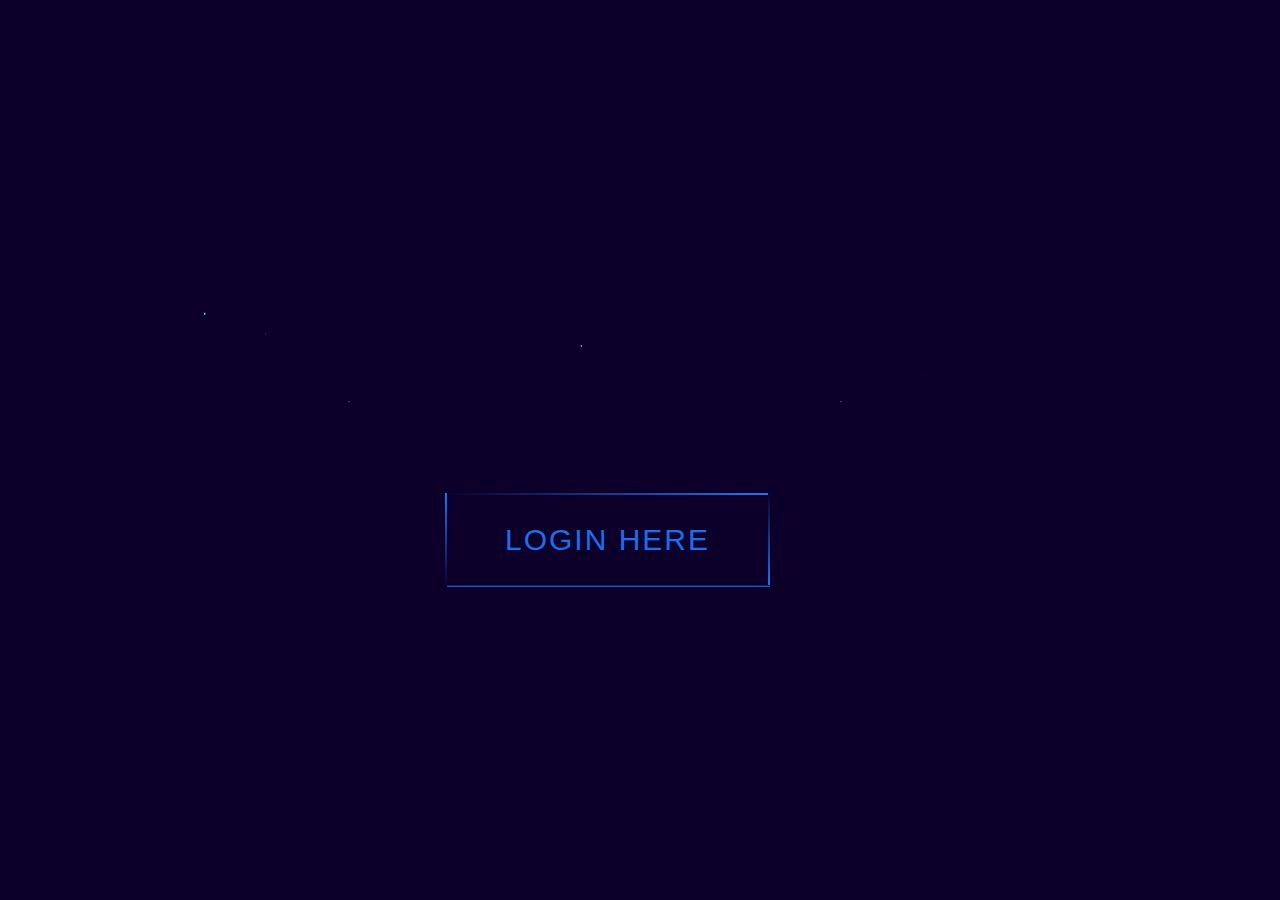
<file: index.html>
<!DOCTYPE html>
<html lang="en">
    <head>
        <meta charset="UFT-8" />
        <meta name="viewport" content="width=device-width, initial-scale=1.0">
        <meta http-equiv="X-UA-Compatible" content="ie-edge" />
        <title>InvestAdvice</title>
        <link rel="icon" href="https://cdn.iconscout.com/icon/free/png-256/coin-2068546-1743322.png" type="image/gif" sizes="16x16">
        <link rel="stylesheet" href="./title.css" />
        <link rel="stylesheet" href="./button.css" />
    </head>
    <body>

        <svg id="logo" width="898" height="114" viewBox="0 0 898 114" fill="none" xmlns="http://www.w3.org/2000/svg">
    
            <path d="M14.192 10.632V111H1.08801V10.632H14.192Z" stroke="white" stroke-width="2" mask="url(#path-1-outside-1)"/>
            <path d="M74.9735 30.648C84.5735 30.648 92.3495 33.576 98.3015 39.432C104.254 45.192 107.23 53.544 107.23 64.488V111H94.2695V66.36C94.2695 58.488 92.3015 52.488 88.3655 48.36C84.4295 44.136 79.0535 42.024 72.2375 42.024C65.3255 42.024 59.8055 44.184 55.6775 48.504C51.6455 52.824 49.6295 59.112 49.6295 67.368V111H36.5255V32.088H49.6295V43.32C52.2215 39.288 55.7255 36.168 60.1415 33.96C64.6535 31.752 69.5975 30.648 74.9735 30.648Z" stroke="white" stroke-width="2" mask="url(#path-1-outside-1)"/>
            <path d="M158.011 98.904L182.491 32.088H196.459L165.499 111H150.235L119.275 32.088H133.387L158.011 98.904Z" stroke="white" stroke-width="2" mask="url(#path-1-outside-1)"/>
            <path d="M281.354 68.52C281.354 71.016 281.21 73.656 280.922 76.44H217.85C218.33 84.216 220.97 90.312 225.77 94.728C230.666 99.048 236.57 101.208 243.482 101.208C249.146 101.208 253.85 99.912 257.594 97.32C261.434 94.632 264.122 91.08 265.658 86.664H279.77C277.658 94.248 273.434 100.44 267.098 105.24C260.762 109.944 252.89 112.296 243.482 112.296C235.994 112.296 229.274 110.616 223.322 107.256C217.466 103.896 212.858 99.144 209.498 93C206.138 86.76 204.458 79.56 204.458 71.4C204.458 63.24 206.09 56.088 209.354 49.944C212.618 43.8 217.178 39.096 223.034 35.832C228.986 32.472 235.802 30.792 243.482 30.792C250.97 30.792 257.594 32.424 263.354 35.688C269.114 38.952 273.53 43.464 276.602 49.224C279.77 54.888 281.354 61.32 281.354 68.52ZM267.818 65.784C267.818 60.792 266.714 56.52 264.506 52.968C262.298 49.32 259.274 46.584 255.434 44.76C251.69 42.84 247.514 41.88 242.906 41.88C236.282 41.88 230.618 43.992 225.914 48.216C221.306 52.44 218.666 58.296 217.994 65.784H267.818Z" stroke="white" stroke-width="2" mask="url(#path-1-outside-1)"/>
            <path d="M326.587 112.296C320.539 112.296 315.115 111.288 310.315 109.272C305.515 107.16 301.723 104.28 298.939 100.632C296.155 96.888 294.619 92.616 294.331 87.816H307.866C308.25 91.752 310.075 94.968 313.339 97.464C316.699 99.96 321.067 101.208 326.443 101.208C331.435 101.208 335.371 100.104 338.251 97.896C341.131 95.688 342.57 92.904 342.57 89.544C342.57 86.088 341.034 83.544 337.962 81.912C334.89 80.184 330.139 78.504 323.707 76.872C317.851 75.336 313.05 73.8 309.306 72.264C305.658 70.632 302.49 68.28 299.802 65.208C297.21 62.04 295.914 57.912 295.914 52.824C295.914 48.792 297.114 45.096 299.514 41.736C301.914 38.376 305.322 35.736 309.738 33.816C314.154 31.8 319.194 30.792 324.858 30.792C333.594 30.792 340.65 33 346.026 37.416C351.402 41.832 354.283 47.88 354.667 55.56H341.562C341.274 51.432 339.594 48.12 336.522 45.624C333.546 43.128 329.515 41.88 324.427 41.88C319.723 41.88 315.978 42.888 313.194 44.904C310.41 46.92 309.018 49.56 309.018 52.824C309.018 55.416 309.834 57.576 311.466 59.304C313.194 60.936 315.306 62.28 317.802 63.336C320.394 64.296 323.946 65.4 328.458 66.648C334.122 68.184 338.731 69.72 342.283 71.256C345.835 72.696 348.858 74.904 351.354 77.88C353.946 80.856 355.291 84.744 355.387 89.544C355.387 93.864 354.186 97.752 351.786 101.208C349.387 104.664 345.979 107.4 341.562 109.416C337.242 111.336 332.251 112.296 326.587 112.296Z" stroke="white" stroke-width="2" mask="url(#path-1-outside-1)"/>
            <path d="M389.869 42.888V89.4C389.869 93.24 390.685 95.976 392.317 97.608C393.949 99.144 396.781 99.912 400.813 99.912H410.461V111H398.653C391.357 111 385.885 109.32 382.237 105.96C378.589 102.6 376.765 97.08 376.765 89.4V42.888H366.541V32.088H376.765V12.216H389.869V32.088H410.461V42.888H389.869Z" stroke="white" stroke-width="2" mask="url(#path-1-outside-1)"/>
            <path d="M485.666 88.68H441.89L433.826 111H420.002L456.29 11.208H471.41L507.554 111H493.73L485.666 88.68ZM481.922 78.024L463.778 27.336L445.634 78.024H481.922Z" stroke="white" stroke-width="2" mask="url(#path-1-outside-1)"/>
            <path d="M518.473 71.256C518.473 63.192 520.105 56.136 523.369 50.088C526.633 43.944 531.097 39.192 536.761 35.832C542.521 32.472 548.953 30.792 556.057 30.792C562.201 30.792 567.913 32.232 573.193 35.112C578.473 37.896 582.505 41.592 585.289 46.2V4.43999H598.537V111H585.289V96.168C582.697 100.872 578.857 104.76 573.769 107.832C568.681 110.808 562.729 112.296 555.913 112.296C548.905 112.296 542.521 110.568 536.761 107.112C531.097 103.656 526.633 98.808 523.369 92.568C520.105 86.328 518.473 79.224 518.473 71.256ZM585.289 71.4C585.289 65.448 584.089 60.264 581.689 55.848C579.289 51.432 576.025 48.072 571.897 45.768C567.865 43.368 563.401 42.168 558.505 42.168C553.609 42.168 549.145 43.32 545.113 45.624C541.081 47.928 537.865 51.288 535.465 55.704C533.065 60.12 531.865 65.304 531.865 71.256C531.865 77.304 533.065 82.584 535.465 87.096C537.865 91.512 541.081 94.92 545.113 97.32C549.145 99.624 553.609 100.776 558.505 100.776C563.401 100.776 567.865 99.624 571.897 97.32C576.025 94.92 579.289 91.512 581.689 87.096C584.089 82.584 585.289 77.352 585.289 71.4Z" stroke="white" stroke-width="2" mask="url(#path-1-outside-1)"/>
            <path d="M650.058 98.904L674.538 32.088H688.506L657.546 111H642.282L611.322 32.088H625.434L650.058 98.904Z" stroke="white" stroke-width="2" mask="url(#path-1-outside-1)"/>
            <path d="M708.169 19.272C705.673 19.272 703.561 18.408 701.833 16.68C700.105 14.952 699.24 12.84 699.24 10.344C699.24 7.84799 700.105 5.73599 701.833 4.00799C703.561 2.27999 705.673 1.41599 708.169 1.41599C710.569 1.41599 712.584 2.27999 714.216 4.00799C715.944 5.73599 716.808 7.84799 716.808 10.344C716.808 12.84 715.944 14.952 714.216 16.68C712.584 18.408 710.569 19.272 708.169 19.272ZM714.505 32.088V111H701.401V32.088H714.505Z" stroke="white" stroke-width="2" mask="url(#path-1-outside-1)"/>
            <path d="M731.942 71.4C731.942 63.24 733.574 56.136 736.838 50.088C740.102 43.944 744.614 39.192 750.374 35.832C756.23 32.472 762.902 30.792 770.39 30.792C780.086 30.792 788.054 33.144 794.294 37.848C800.63 42.552 804.806 49.08 806.822 57.432H792.71C791.366 52.632 788.726 48.84 784.79 46.056C780.95 43.272 776.15 41.88 770.39 41.88C762.902 41.88 756.854 44.472 752.246 49.656C747.638 54.744 745.334 61.992 745.334 71.4C745.334 80.904 747.638 88.248 752.246 93.432C756.854 98.616 762.902 101.208 770.39 101.208C776.15 101.208 780.95 99.864 784.79 97.176C788.63 94.488 791.27 90.648 792.71 85.656H806.822C804.71 93.72 800.486 100.2 794.15 105.096C787.814 109.896 779.894 112.296 770.39 112.296C762.902 112.296 756.23 110.616 750.374 107.256C744.614 103.896 740.102 99.144 736.838 93C733.574 86.856 731.942 79.656 731.942 71.4Z" stroke="white" stroke-width="2" mask="url(#path-1-outside-1)"/>
            <path d="M896.307 68.52C896.307 71.016 896.163 73.656 895.875 76.44H832.803C833.283 84.216 835.923 90.312 840.723 94.728C845.619 99.048 851.523 101.208 858.435 101.208C864.099 101.208 868.803 99.912 872.547 97.32C876.387 94.632 879.075 91.08 880.611 86.664H894.723C892.611 94.248 888.387 100.44 882.051 105.24C875.715 109.944 867.843 112.296 858.435 112.296C850.947 112.296 844.227 110.616 838.275 107.256C832.419 103.896 827.811 99.144 824.451 93C821.091 86.76 819.411 79.56 819.411 71.4C819.411 63.24 821.043 56.088 824.307 49.944C827.571 43.8 832.131 39.096 837.987 35.832C843.939 32.472 850.755 30.792 858.435 30.792C865.923 30.792 872.547 32.424 878.307 35.688C884.067 38.952 888.483 43.464 891.555 49.224C894.723 54.888 896.307 61.32 896.307 68.52ZM882.771 65.784C882.771 60.792 881.667 56.52 879.459 52.968C877.251 49.32 874.227 46.584 870.387 44.76C866.643 42.84 862.467 41.88 857.859 41.88C851.235 41.88 845.571 43.992 840.867 48.216C836.259 52.44 833.619 58.296 832.947 65.784H882.771Z" stroke="white" stroke-width="2" mask="url(#path-1-outside-1)"/>
            </svg>
             
        <a href ="signup.html"> 
            <span></span>
            <span></span>
            <span></span>
            <span></span>
            Login Here
        </a>
    <script src="title.js"></script>
    </body>
</html>
</file>
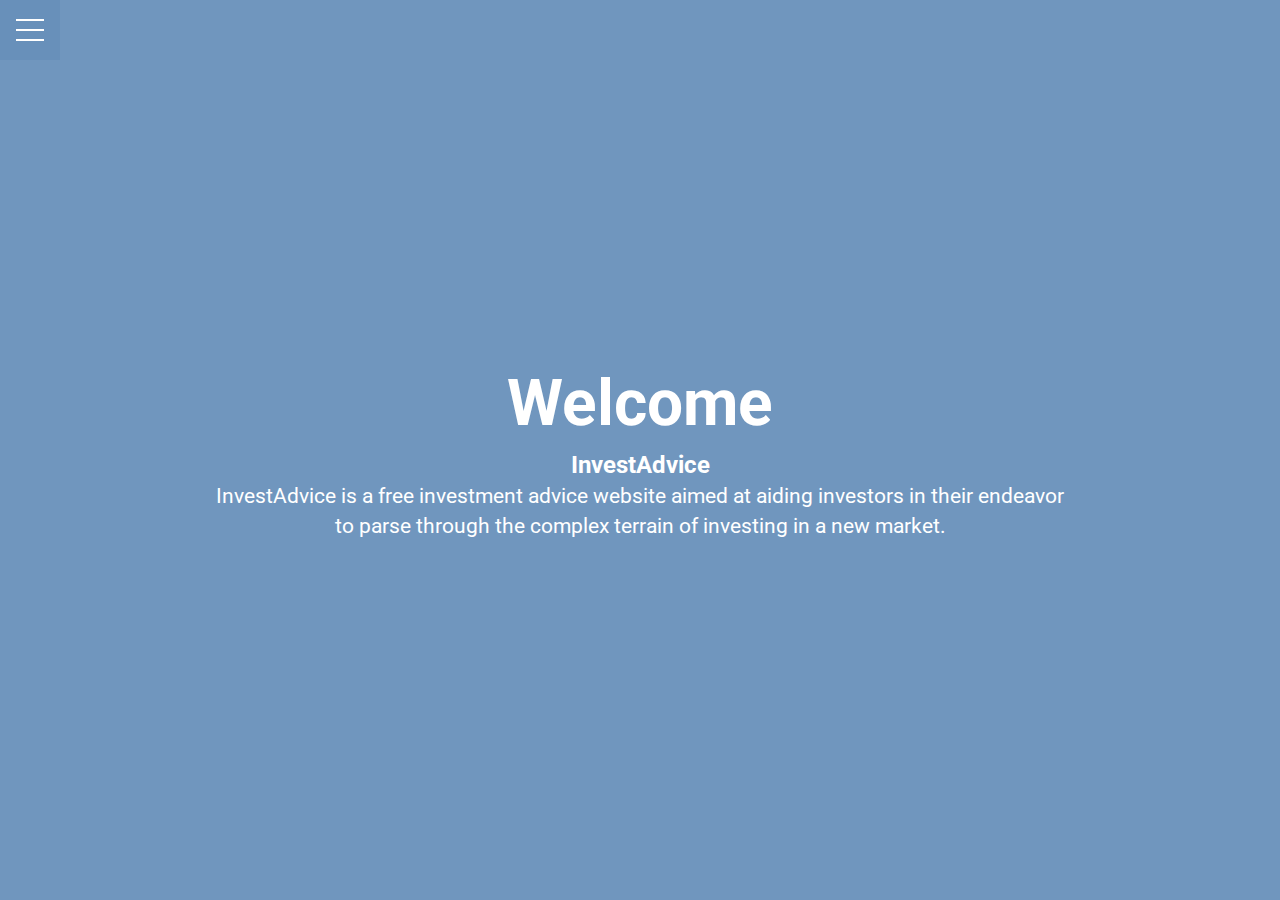
<file: frontpage.html>
<!DOCTYPE html>
<html lang="en">
<head>
  <meta charset="UTF-8">
  <meta name="viewport" content="width=device-width, initial-scale=1.0">
  <meta http-equiv="X-UA-Compatible" content="ie=edge">
  <link href="https://fonts.googleapis.com/css?family=Roboto" rel="stylesheet">
  <link rel="stylesheet" href="frontpage.css">
  <title>InvestAdvice</title>
  <link rel="icon" href="https://cdn.iconscout.com/icon/free/png-256/coin-2068546-1743322.png" type="image/gif" sizes="16x16">
</head>
<body>
  <div class="menu-wrap">
    <input type="checkbox" class="toggler">
    <div class="hamburger"><div></div></div>
    <div class="menu">
      <div>
        <div>
          <ul>
            <li><a href="news.html">News</a></li>
            <li><a href="market.html">Crypto Market</a></li>
            <li><a href="podcast.html">Podcast</a></li>
          </ul>
        </div>
      </div>
    </div>
  </div>

  <header class="showcase">
    <div class="container showcase-inner">
      <h1>Welcome</h1>
      <h2>InvestAdvice</h2>
      <p>InvestAdvice is a free investment advice website aimed at aiding investors in their endeavor to parse through the complex terrain of investing in a new market.     </p>
    </div>
  </header>
</body>
</html>
</file>
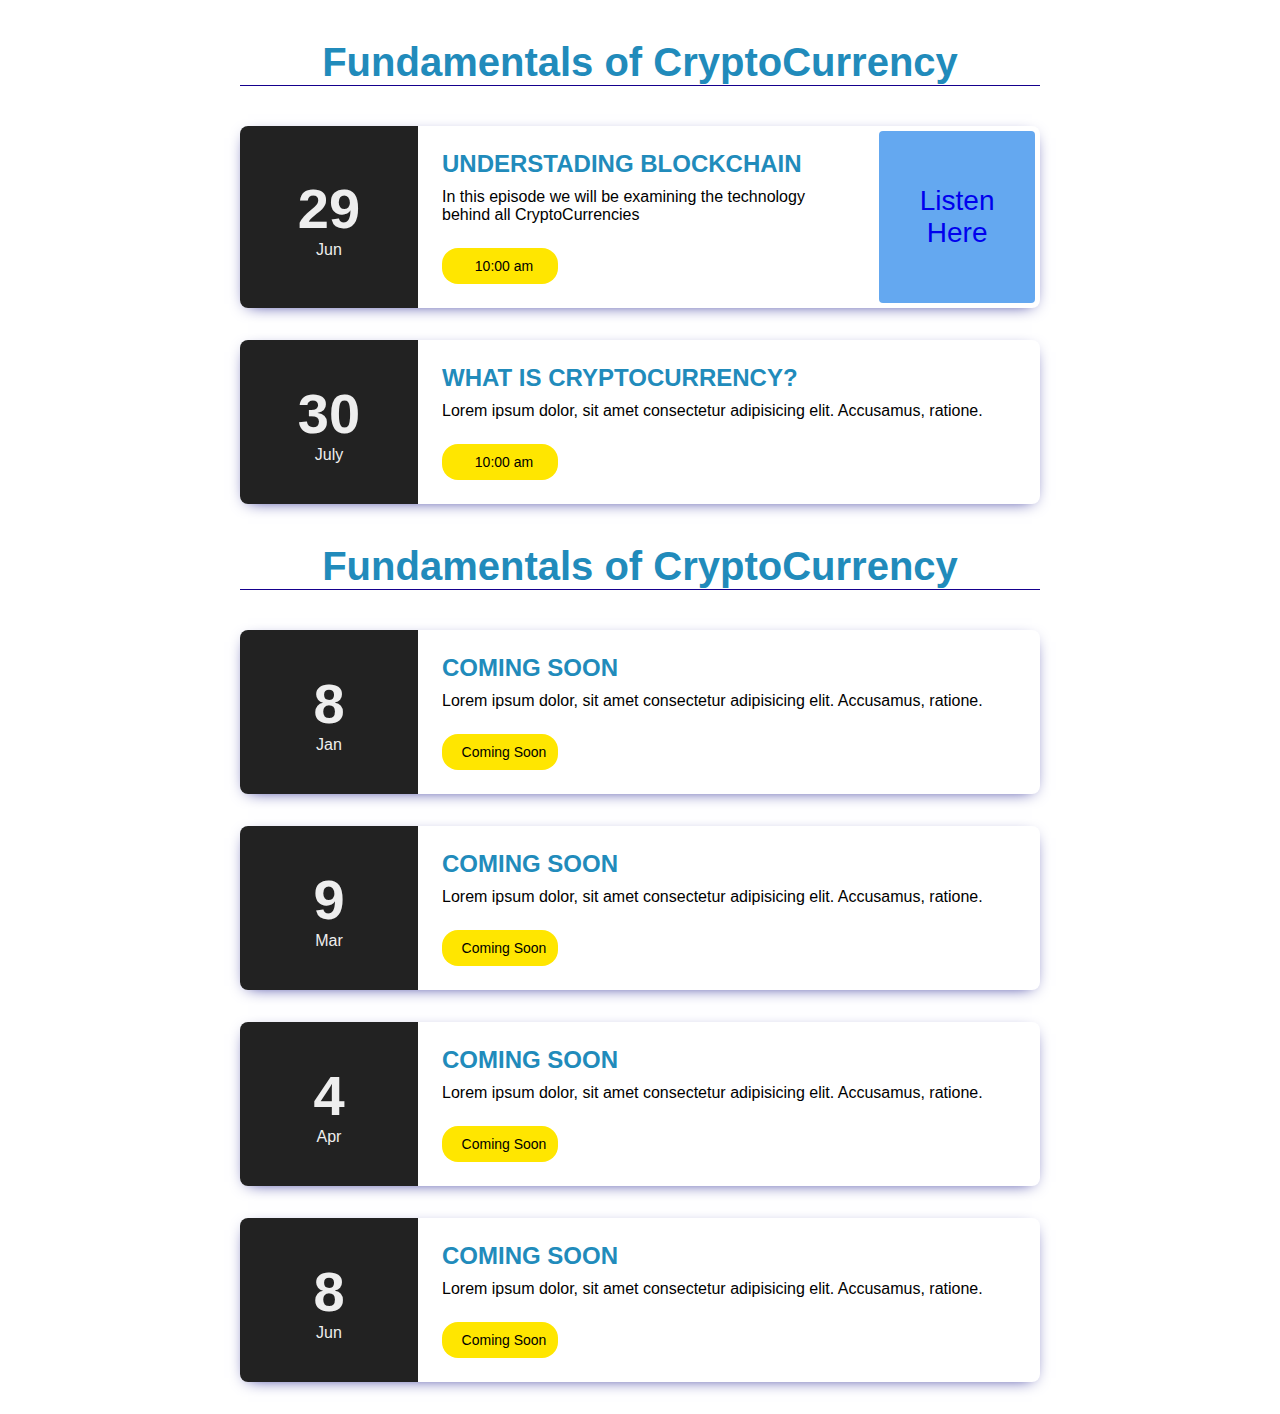
<file: podcast.html>
<!DOCTYPE html>
<html lang="en">
  <head>
    <meta charset="UTF-8" />
    <meta name="viewport" content="width=device-width, initial-scale=1.0" />
    <title>CryptoCurrency Podcast</title>
    <link rel="stylesheet" href="podcast.css" />
    <link rel="icon" href="[data-uri]" type="image/gif" sizes="16x16">
  </head>
  <body>
    <div class="event-container">
      <h3 class="year">Fundamentals of CryptoCurrency</h3>

      <div class="event">
        <div class="event-left">
          <div class="event-date">
            <div class="date">29</div>
            <div class="month">Jun</div>
          </div>
        </div>

        <div class="event-right">
          <h3 class="event-title">Understading BlockChain</h3>

          <div class="event-description">
            In this episode we will be examining the technology behind all CryptoCurrencies          </div>

          <div class="event-timing">
            <img alt="" /> 10:00 am
          </div>          
        </div>
        <button class="button"><a href = "#"><span>Listen Here </span></button></a></button>

      </div>

      <div class="event">
        <div class="event-left">
          <div class="event-date">
            <div class="date">30</div>
            <div class="month">July</div>
          </div>
        </div>

        <div class="event-right">
          <h3 class="event-title">What is CryptoCurrency?</h3>

          <div class="event-description">
            Lorem ipsum dolor, sit amet consectetur adipisicing elit. Accusamus,
            ratione.
          </div>

          <div class="event-timing">
            <img  alt="" /> 10:00 am
          </div>
        </div>
      </div>

      <h3 class="year">Fundamentals of CryptoCurrency</h3>

      <div class="event">
        <div class="event-left">
          <div class="event-date">
            <div class="date">8</div>
            <div class="month">Jan</div>
          </div>
        </div>

        <div class="event-right">
          <h3 class="event-title">Coming Soon</h3>

          <div class="event-description">
            Lorem ipsum dolor, sit amet consectetur adipisicing elit. Accusamus,
            ratione.
          </div>

          <div class="event-timing">
            <img alt="" /> Coming Soon
          </div>
        </div>
      </div>

      <div class="event">
        <div class="event-left">
          <div class="event-date">
            <div class="date">9</div>
            <div class="month">Mar</div>
          </div>
        </div>

        <div class="event-right">
          <h3 class="event-title">Coming Soon</h3>

          <div class="event-description">
            Lorem ipsum dolor, sit amet consectetur adipisicing elit. Accusamus,
            ratione.
          </div>

          <div class="event-timing">
            <img  alt="" /> Coming Soon
          </div>
        </div>
      </div>

      <div class="event">
        <div class="event-left">
          <div class="event-date">
            <div class="date">4</div>
            <div class="month">Apr</div>
          </div>
        </div>

        <div class="event-right">
          <h3 class="event-title">Coming Soon</h3>

          <div class="event-description">
            Lorem ipsum dolor, sit amet consectetur adipisicing elit. Accusamus,
            ratione.
          </div>

          <div class="event-timing">
            <img alt="" /> Coming Soon
          </div>
        </div>
      </div>

      <div class="event">
        <div class="event-left">
          <div class="event-date">
            <div class="date">8</div>
            <div class="month">Jun</div>
          </div>
        </div>

        <div class="event-right">
          <h3 class="event-title">Coming Soon</h3>

          <div class="event-description">
            Lorem ipsum dolor, sit amet consectetur adipisicing elit. Accusamus,
            ratione.
          </div>

          <div class="event-timing">
            <img  alt="" /> Coming Soon
          </div>
        </div>
      </div>
    </div>
  </body>
</html>
</file>
<file: title.css>
*{
    padding: 0; 
    margin: 0; 
    box-sizing: border-box;
}

body{
    width: 100%;
    height: 100vh; 
    background-color: rgb(0, 27, 109)
}

#logo{
    position: absolute;
    top: 40%;
    left: 50%;  
    transform: translate(-50%, -50%);
    animation: fill 0.5s ease forwards 3s;
}

#logo path:nth-child(1){
    stroke-dasharray: 226px;
    stroke-dashoffset: 226px;
    animation: line-anim 2s ease forwards;
}
#logo path:nth-child(2){
    stroke-dasharray: 422px;
    stroke-dashoffset: 422px;
    animation: line-anim 2s ease forwards 0.3s;
}
#logo path:nth-child(3){
    stroke-dasharray: 355px;
    stroke-dashoffset: 355px;
    animation: line-anim 2s ease forwards 0.6s;
}
#logo path:nth-child(4){
    stroke-dasharray: 515px;
    stroke-dashoffset: 515px;
    animation: line-anim 2s ease forwards 0.9s;
}
#logo path:nth-child(5){
    stroke-dasharray: 418px;
    stroke-dashoffset: 418px;
    animation: line-anim 2s ease forwards 1.2s;
}
#logo path:nth-child(6){
    stroke-dasharray: 314px;
    stroke-dashoffset: 314px;
    animation: line-anim 2s ease forwards 1.4s;
}
#logo path:nth-child(7){
    stroke-dasharray:  490px;
    stroke-dashoffset:  490px;
    animation: line-anim 2s ease forwards 0.4s;
}
#logo path:nth-child(8){
    stroke-dasharray: 561px;
    stroke-dashoffset: 561px;
    animation: line-anim 2s ease forwards 0.8s;
}
#logo path:nth-child(9){
    stroke-dasharray: 355px;
    stroke-dashoffset: 355px;
    animation: line-anim 2s ease forwards 1.2s;
}
#logo path:nth-child(10){
    stroke-dasharray: 239px;
    stroke-dashoffset: 239px;
    animation: line-anim 2s ease forwards 1.4s;
}
#logo path:nth-child(11){
    stroke-dasharray: 398px;
    stroke-dashoffset: 398px;
    animation: line-anim 2s ease forwards 0.5s;
}
#logo path:nth-child(12){
    stroke-dasharray: 515px;
    stroke-dashoffset: 515px;
    animation: line-anim 2s ease forwards 1.0s;
}

@keyframes line-anim {
    to {
        stroke-dashoffset: 0;
    }
}
@keyframes fill{
    from {
        fill: transparent; 
}
    to{
        fill: white;
    }
}
</file>
<file: button.css>
body 
{ 
    margin: 0;
    padding: 0; 
    background: #0c002b;
    font-family: sans-serif;
}
a{
    position: absolute;
    top: 60%;
    left: 50%;
    transform: translate(-60%,-50%);
    color: #1670f0;
    padding: 30px 60px; 
    font-size: 30px;
    letter-spacing: 2px;
    text-transform: uppercase;
    text-decoration: none;
    box-shadow: 0 20px 50px rgba(red, green, blue, 0.5);
    overflow: hidden;
}
a:before 
{
    content: '';
    position: absolute;  
    top: 2px;
    left: 2px;
    bottom: 2px; 
    width: 50%;
    background: rgba(red, green, blue, 0.05)
}

a span:nth-child(1)
{
    position: absolute;
    top: 0;
    left: 0;
    width: 100%;
    height: 2px; 
    background: linear-gradient(to right, #0c002b, #1779ff);

    animation:  animate1 2s linear infinite;
}

@keyframes animate1 {
    0%{
        transform: translateX(-100%);
    }
    100%{
        transform: translateX(100%);
    }
}
a span:nth-child(2)
{
    position: absolute;
    top: 0;
    right: 0;
    width: 2px;
    height: 100%; 
    background: linear-gradient(to bottom, #0c002b, #1779ff);

    animation: animate2 2s linear infinite;
}

@keyframes animate2 {
    0%{
        transform: translateY(-100%);
    }
    100%{
        transform: translateY(100%);
    }
}

a span:nth-child(3)
{
    position: absolute;
    bottom: 0;
    left: 0;
    width: 100%;
    height: 2px; 
    background: linear-gradient(to bottom, #0c002b, #1779ff);
    animation: animate3 2s linear infinite; 
}

@keyframes animate3 {
    0%{
        transform: translateX(100%);
    }
    100%{
        transform: translateX(-100%);
    }
}



a span:nth-child(4)
{
    position: absolute;
    top: 0;
    left: 0;
    width: 2px;
    height: 100%; 
    background: linear-gradient(to top, #0c002b, #1779ff);
    animation: animate4 2s linear infinite; 

}

@keyframes animate4 {
    0%{
        transform: translateY(100%);
    }
    100%{
        transform: translateY(-100%);
    }
}
</file>
<file: frontpage.css>
:root {
  --primary-color: rgba(103, 143, 186, 0.94);
  --overlay-color: rgba(100, 168, 240, 0.80);
  --menu-speed: 0.75s;
}

* {
  margin: 0;
  padding: 0;
  box-sizing: border-box;
}

body {
  font-family: 'Roboto', sans-serif;
  line-height: 1.4;
}

.container {
  max-width: 960px;
  margin: auto;
  overflow: hidden;
  padding: 0 3rem;
}

.showcase {
  background: var(--primary-color);
  color: #fff;
  height: 100vh;
  position: relative;
}

.showcase:before {
  content: '';
  background: url('https://i.pinimg.com/originals/2d/49/e9/2d49e9bca7b675ae35300a2dd617e1aa.png') no-repeat center center/cover;
  position: absolute;
  top: 0;
  left: 0;
  width: 100%;
  height: 100%;
  z-index: -1;
}

.showcase .showcase-inner {
  display: flex;
  flex-direction: column;
  align-items: center;
  justify-content: center;
  text-align: center;
  height: 100%;
}

.showcase h1 {
  font-size: 4rem;
}

.showcase p {
  font-size: 1.3rem;
}

.btn {
  display: inline-block;
  border: none;
  background: var(--primary-color);
  color: #fff;
  padding: 0.75rem 1.5rem;
  margin-top: 1rem;
  transition: opacity 1s ease-in-out;
  text-decoration: none;
}

.btn:hover {
  opacity: 0.7;
}

/* MENU STYLES */
.menu-wrap {
  position: fixed;
  top: 0;
  left: 0;
  z-index: 1;
}

.menu-wrap .toggler {
  position: absolute;
  top: 0;
  left: 0;
  z-index: 2;
  cursor: pointer;
  width: 50px;
  height: 50px;
  opacity: 0;
}

.menu-wrap .hamburger {
  position: absolute;
  top: 0;
  left: 0;
  z-index: 1;
  width: 60px;
  height: 60px;
  padding: 1rem;
  background: var(--primary-color);
  display: flex;
  align-items: center;
  justify-content: center;
}

/* Hamburger Line */
.menu-wrap .hamburger > div {
  position: relative;
  flex: none;
  width: 100%;
  height: 2px;
  background: #fff;
  display: flex;
  align-items: center;
  justify-content: center;
  transition: all 0.4s ease;
}

/* Hamburger Lines - Top & Bottom */
.menu-wrap .hamburger > div::before,
.menu-wrap .hamburger > div::after {
  content: '';
  position: absolute;
  z-index: 1;
  top: -10px;
  width: 100%;
  height: 2px;
  background: inherit;
}

/* Moves Line Down */
.menu-wrap .hamburger > div::after {
  top: 10px;
}

/* Toggler Animation */
.menu-wrap .toggler:checked + .hamburger > div {
  transform: rotate(135deg);
}

/* Turns Lines Into X */
.menu-wrap .toggler:checked + .hamburger > div:before,
.menu-wrap .toggler:checked + .hamburger > div:after {
  top: 0;
  transform: rotate(90deg);
}

/* Rotate On Hover When Checked */
.menu-wrap .toggler:checked:hover + .hamburger > div {
  transform: rotate(225deg);
}

/* Show Menu */
.menu-wrap .toggler:checked ~ .menu {
  visibility: visible;
}

.menu-wrap .toggler:checked ~ .menu > div {
  transform: scale(1);
  transition-duration: var(--menu-speed);
}

.menu-wrap .toggler:checked ~ .menu > div > div {
  opacity: 1;
  transition:  opacity 0.4s ease 0.4s;
}

.menu-wrap .menu {
  position: fixed;
  top: 0;
  left: 0;
  width: 100%;
  height: 100%;
  visibility: hidden;
  overflow: hidden;
  display: flex;
  align-items: center;
  justify-content: center;
}

.menu-wrap .menu > div {
  background: var(--overlay-color);
  border-radius: 50%;
  width: 200vw;
  height: 200vw;
  display: flex;
  flex: none;
  align-items: center;
  justify-content: center;
  transform: scale(0);
  transition: all 0.4s ease;
}

.menu-wrap .menu > div > div {
  text-align: center;
  max-width: 90vw;
  max-height: 100vh;
  opacity: 0;
  transition: opacity 0.4s ease;
}

.menu-wrap .menu > div > div > ul > li {
  list-style: none;
  color: #fff;
  font-size: 1.5rem;
  padding: 1rem;
}

.menu-wrap .menu > div > div > ul > li > a {
  color: inherit;
  text-decoration: none;
  transition: color 0.4s ease;
}
</file>
<file: podcast.css>
.event-container {
  font-family: "Roboto", sans-serif;
  background-color: iceblue; 
  max-width: 800px;
  margin: 0 auto;
}

.event-container h3.year {
  font-size: 40px;
  color: #218bbb;
  text-align: center;
  border-bottom: 1px solid #15008d;
}

.event-container .event {
  box-shadow: 0 4px 16px -8px rgba(0, 0, 128, 1);
  display: flex;
  border-radius: 8px;
  margin: 32px 0;
}

.event .event-left {
  background: #222;
  min-width: 82px;
  display: flex;
  align-items: center;
  justify-content: center;
  color: #eee;
  padding: 8px 48px;
  font-weight: bold;
  text-align: center;
  border-radius: 8px 0 0 8px;
}

.event .event-left .date {
  font-size: 56px;
}

.event .event-left .month {
  font-size: 16px;
  font-weight: normal;
}

.event .event-right {
  display: flex;
  flex-direction: column;
  justify-content: center;
  padding: 0 24px;
}

.event .event-right h3.event-title {
  font-size: 24px;
  margin: 24px 0 10px 0;
  color: #218bbb;
  text-transform: uppercase;
}

.event .event-right .event-timing {
  background: #ffe600;
  display: flex;
  align-items: center;
  justify-content: center;
  width: 100px;
  padding: 8px;
  border-radius: 16px;
  margin: 24px 0;
  font-size: 14px;
}

.event .event-right .event-timing img {
  height: 20px;
  padding-right: 8px;
}

.event .event-right .watch {
  background: #ffe600;
  display: flex;
  align-items: center;
  justify-content: center;
  width: 100px;
  padding: 8px;
  border-radius: 16px;
  margin: 24px 0;
  font-size: 14px;
}

.event .event-right .watch img {
  height: 20px;
  padding-right: 8px;
}


@media (max-width: 550px) {
  .event {
    flex-direction: column;
  }

  .event .event-left {
    padding: 0;
    border-radius: 8px 8px 0 0;
  }

  .event .event-left .event-date .date,
  .event .event-left .event-date .month {
    display: inline-block;
    font-size: 24px;
  }

  .event .event-left .event-date {
    padding: 10px 0;
  }
}

.button {
  border-radius: 4px;
  background-color:rgba(100, 168, 240, 1);
  border: none;
  color: #FFFFFF;
  text-align: center;
  font-size: 28px;
  padding: 20px;
  width: 200px;
  transition: all 0.5s;
  cursor: pointer;
  margin: 5px;
}

.button span {
  cursor: pointer;
  display: inline-block;
  position: relative;
  transition: 0.5s;
}

.button span:after {
  content: '\00bb';
  position: absolute;
  opacity: 0;
  top: 0;
  right: -20px;
  transition: 0.5s;
}

.button:hover span {
  padding-right: 25px;
}

.button:hover span:after {
  opacity: 1;
  right: 0;
}
</file>
